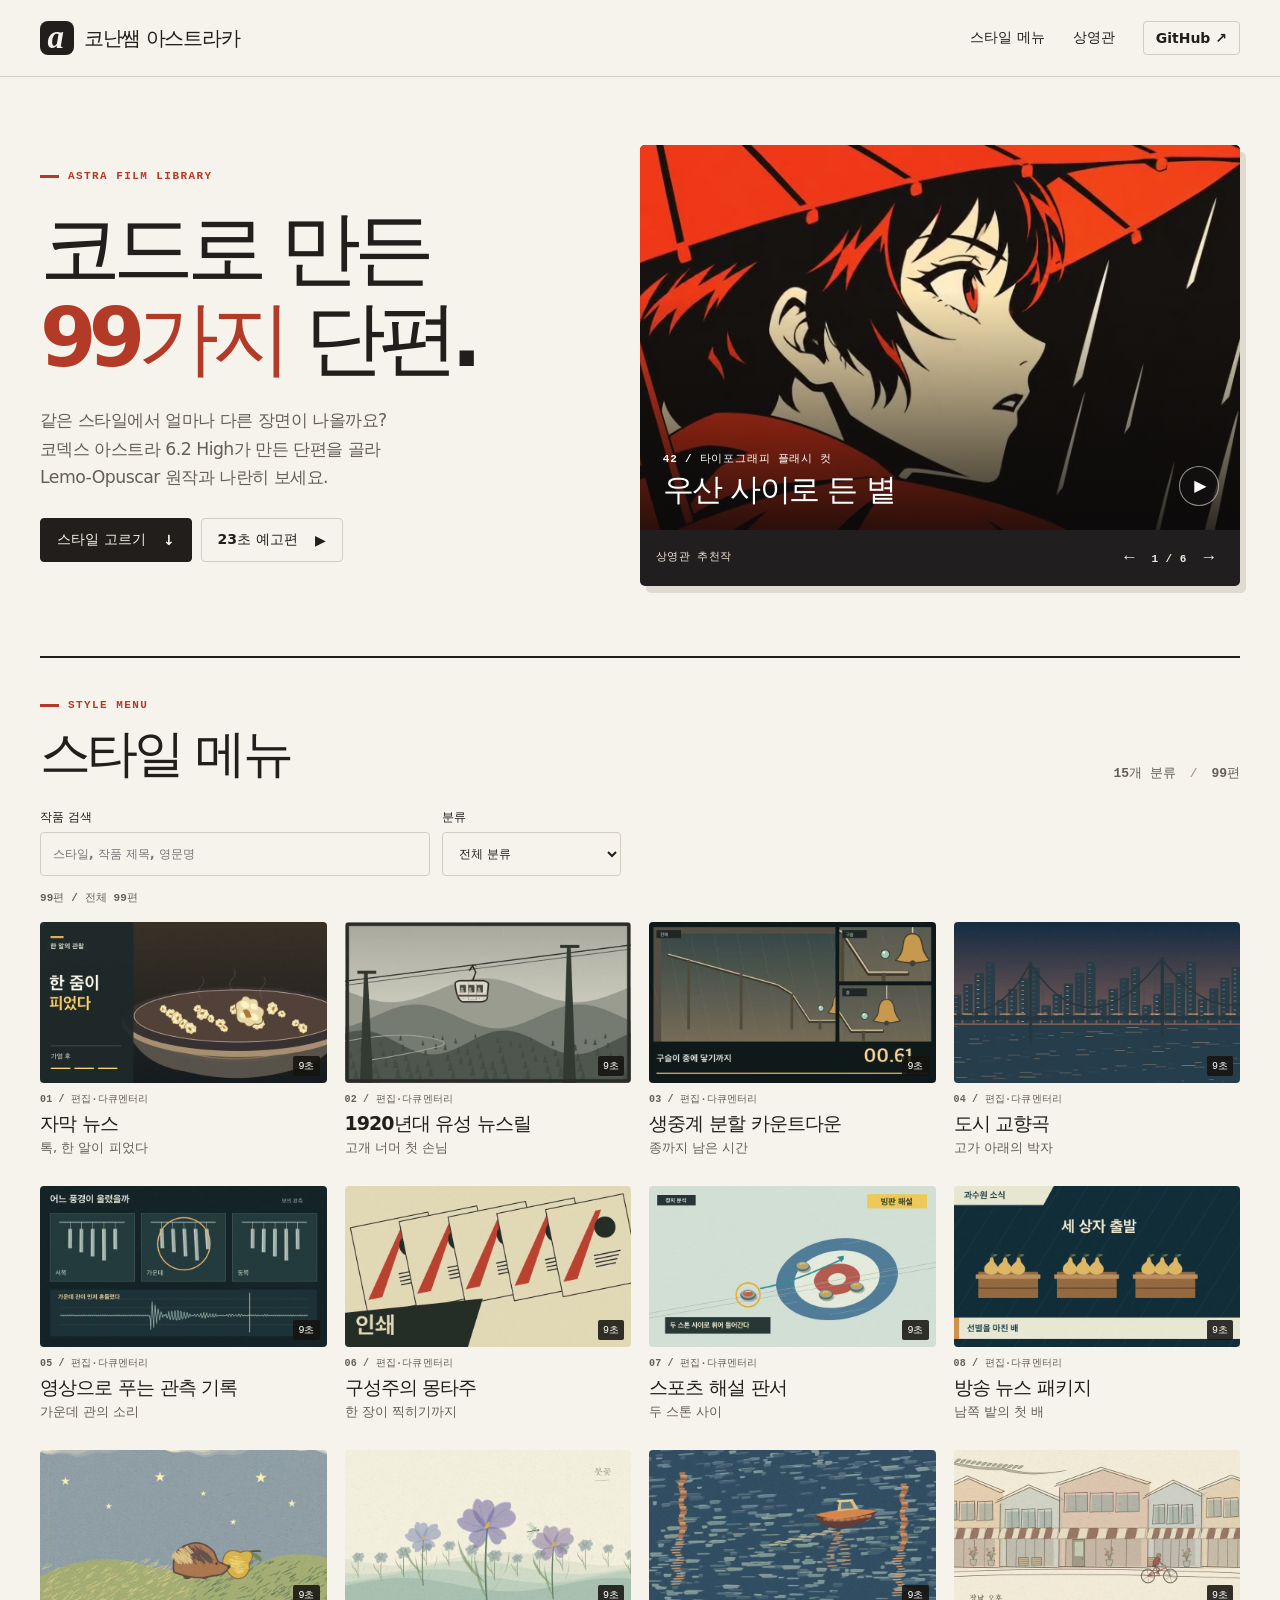
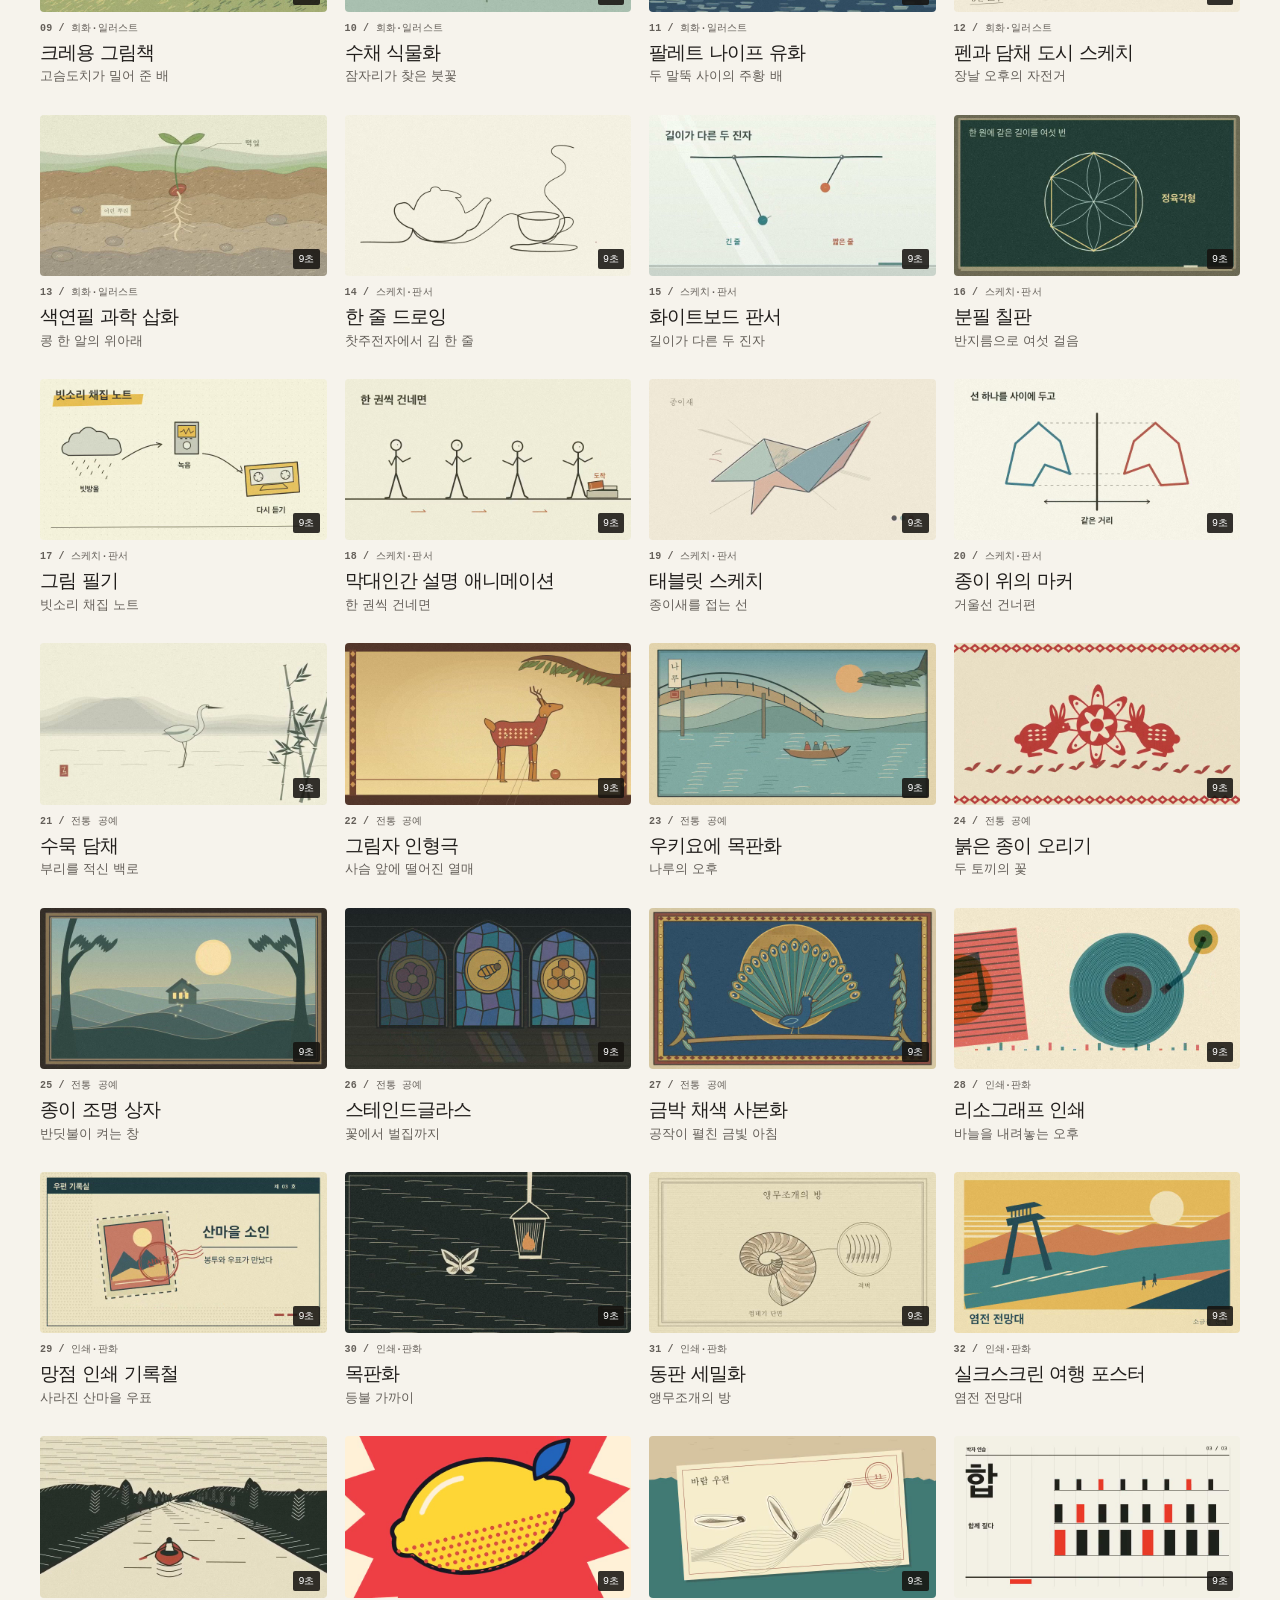
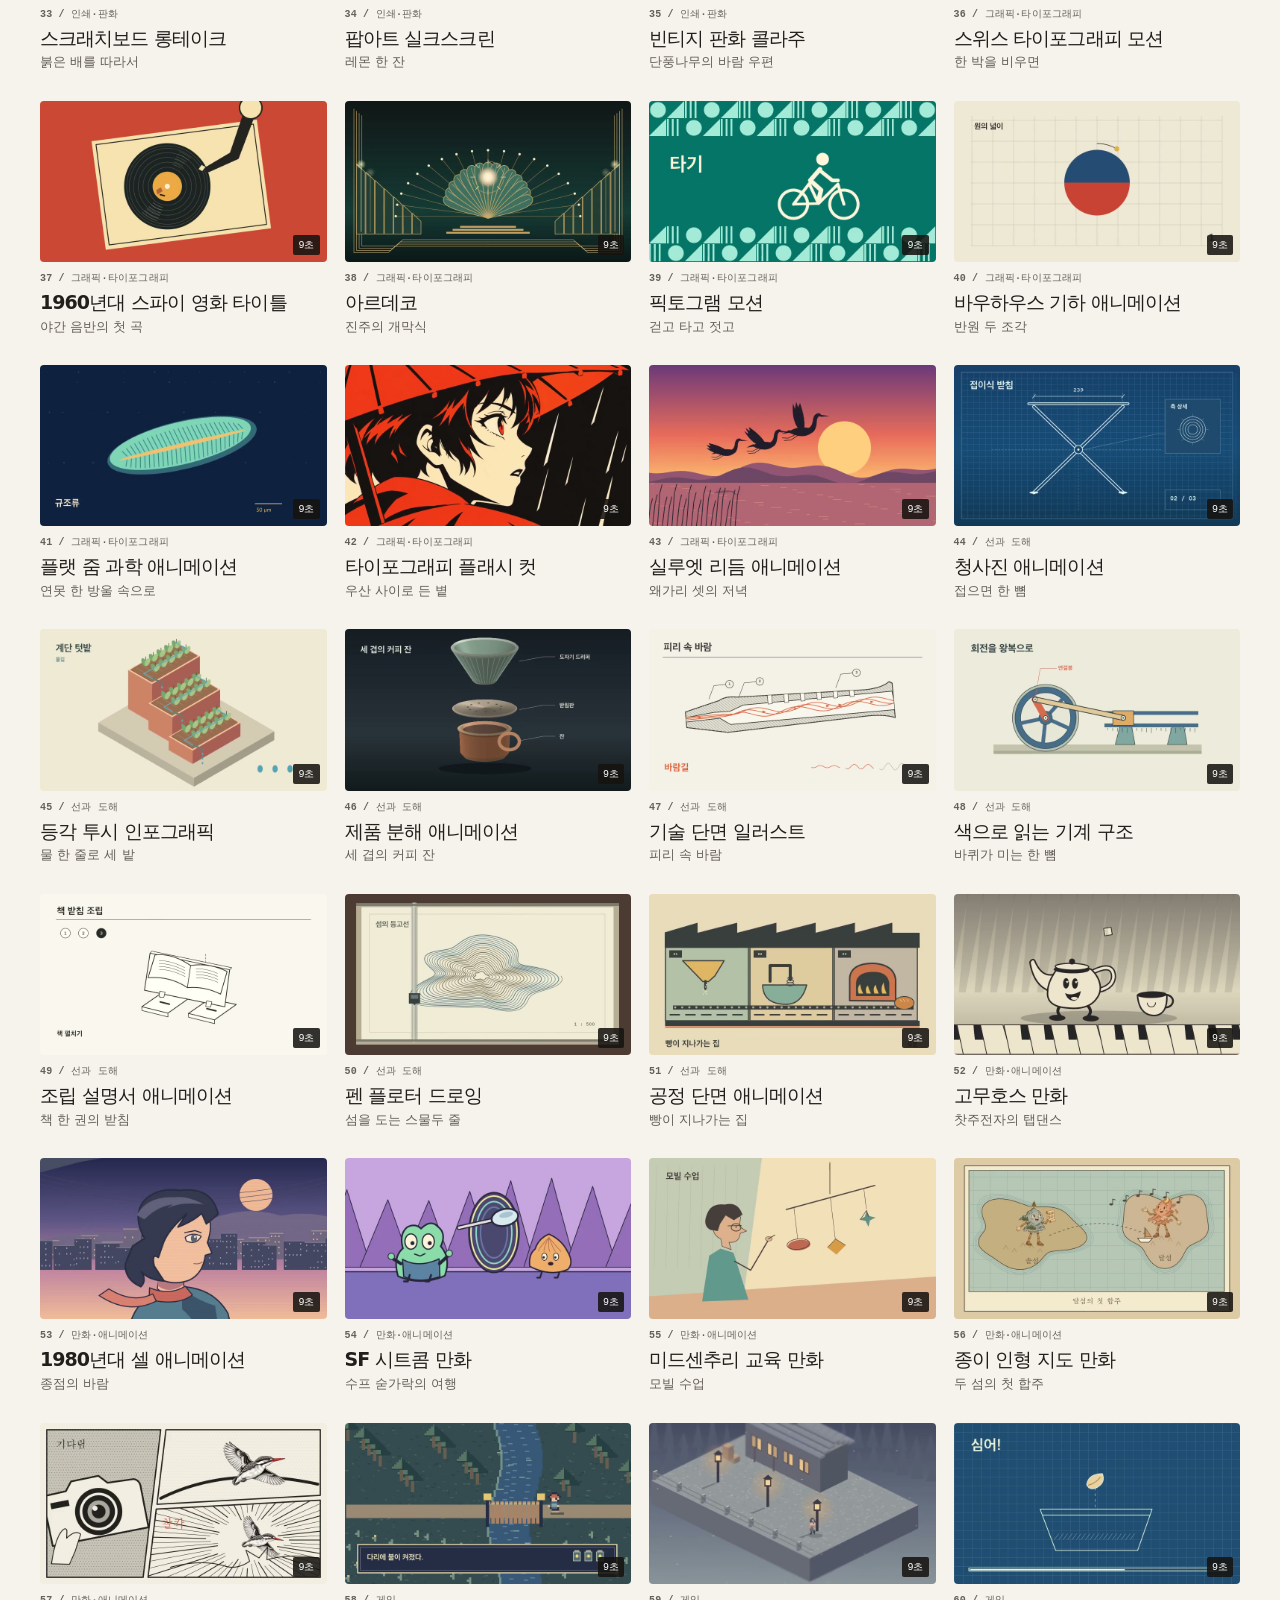
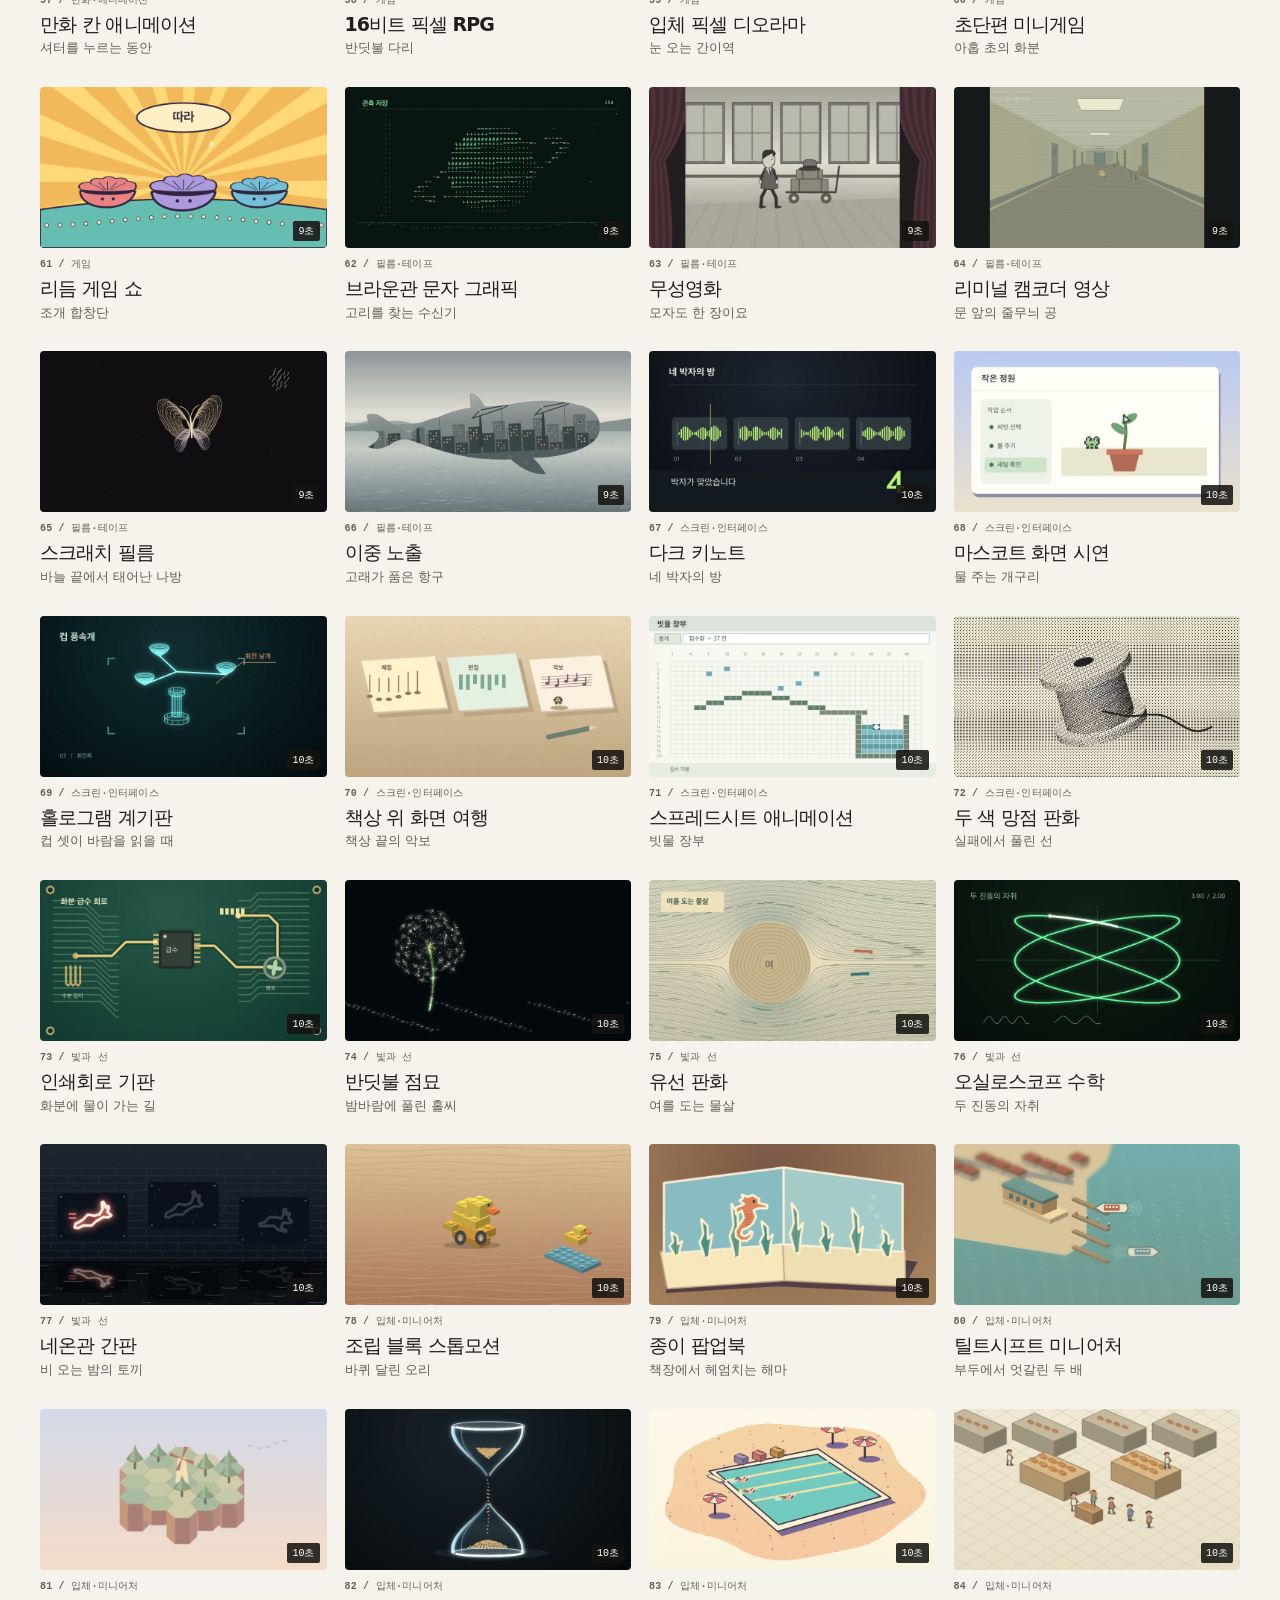
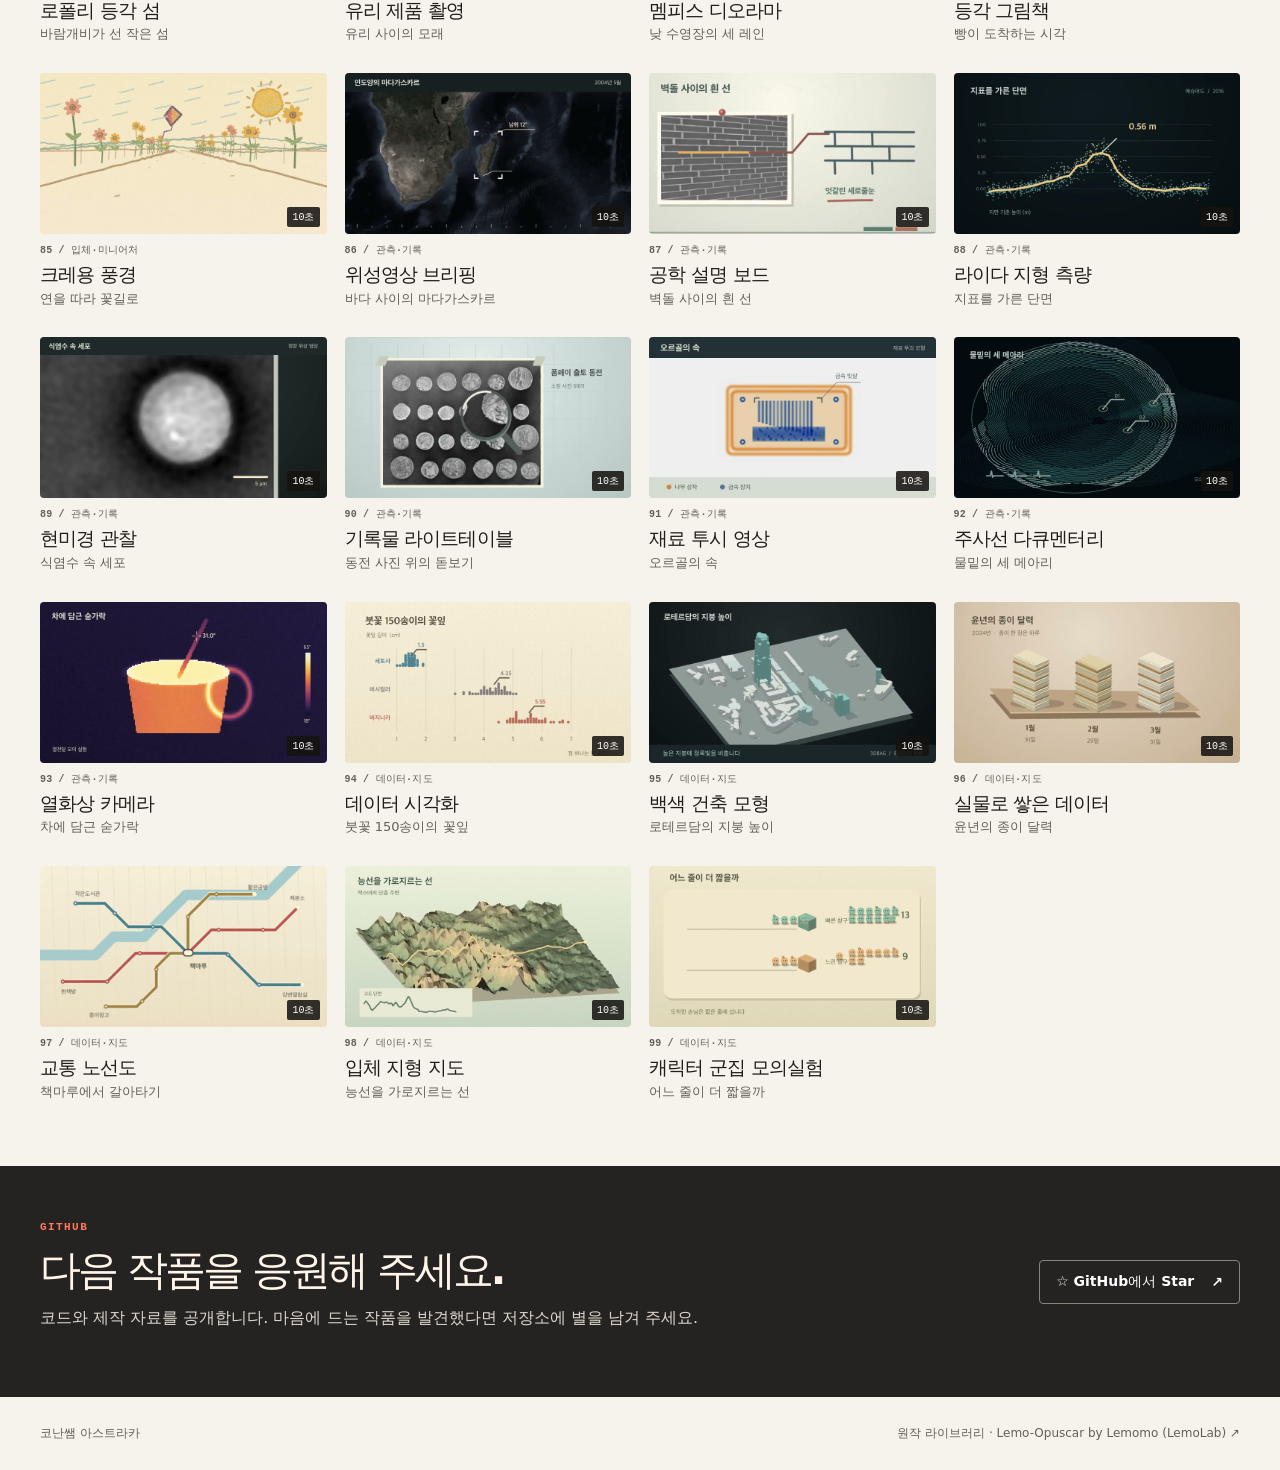
<file: site/index.html>
<!doctype html>
<html lang="ko">
  <head>
    <meta charset="utf-8" />
    <meta name="viewport" content="width=device-width,initial-scale=1" />
    <title>코난쌤 아스트라카 · 99가지 코드 필름</title>
    <meta
      name="description"
      content="Codex Astra 6.2 High가 코드로 만든 단편 99편. 한국어 스타일 메뉴에서 작품을 고르고 Lemo-Opuscar 원작과 비교해 보세요."
    />
    <meta property="og:title" content="코난쌤 아스트라카 | 99가지 코드 필름" />
    <meta
      property="og:description"
      content="15개 분류, 99편의 새 단편. 같은 스타일을 두 제작자가 어떻게 풀었는지 보세요."
    />
    <meta
      property="og:image"
      content="https://conanssam.com/conan-astracar/share.jpg"
    />
    <link rel="canonical" href="https://conanssam.com/conan-astracar/" />
    <meta name="twitter:card" content="summary_large_image" />
    <link rel="icon" href="icon.svg" type="image/svg+xml" />
    <link rel="stylesheet" href="style.css" />
    <script src="app.js" type="module"></script>
  </head>
  <body data-page="home">
    <a class="skip" href="#menu">스타일 메뉴로 건너뛰기</a>
    <header>
      <div class="bar wrap">
        <a class="brand" href="./"
          ><i aria-hidden="true">a</i> 코난쌤 아스트라카</a
        >
        <nav aria-label="주 메뉴">
          <a href="#menu">스타일 메뉴</a><a href="films.html">상영관</a
          ><a class="git" href="https://github.com/jkf87/conan-astracar"
            >GitHub ↗</a
          >
        </nav>
      </div>
    </header>
    <main>
      <section class="hero wrap">
        <div class="hero-copy">
          <p class="eyebrow"><span></span> ASTRA FILM LIBRARY</p>
          <h1>코드로 만든<br /><em>99가지</em> 단편.</h1>
          <p>
            같은 스타일에서 얼마나 다른 장면이 나올까요?<br />코덱스 아스트라
            6.2 High가 만든 단편을 골라<br class="wide" />
            Lemo-Opuscar 원작과 나란히 보세요.
          </p>
          <div class="actions">
            <a class="btn primary" href="#menu">스타일 고르기 <b>↓</b></a
            ><button type="button" id="trailer-open" class="btn">
              23초 예고편 <b aria-hidden="true">▶</b>
            </button>
          </div>
        </div>
        <div class="hero-art" id="feature" aria-label="추천 단편">
          <a id="feature-link" class="feature-link" href="films.html"
            ><img id="feature-img" alt="" fetchpriority="high" /><span
              class="feature-caption"
              ><small id="feature-kind"></small
              ><strong id="feature-title"></strong></span
            ><span class="feature-play" aria-hidden="true">▶</span></a
          >
          <div class="feature-foot">
            <span>상영관 추천작</span>
            <div>
              <button id="prev" aria-label="이전 추천작">←</button>
              <output id="feature-page"></output>
              <button id="next" aria-label="다음 추천작">→</button>
            </div>
          </div>
        </div>
      </section>
      <section class="catalog wrap" id="menu">
        <div class="section-title">
          <div>
            <p class="eyebrow"><span></span> STYLE MENU</p>
            <h2>스타일 메뉴</h2>
          </div>
          <span class="stats">15개 분류 <i>/</i> 99편</span>
        </div>
        <div class="tools">
          <label
            >작품 검색<input
              id="search"
              type="search"
              placeholder="스타일, 작품 제목, 영문명"
              autocomplete="off" /></label
          ><label
            >분류<select id="category">
              <option value="">전체 분류</option>
            </select></label
          >
        </div>
        <p class="count" id="count" role="status" aria-live="polite">
          작품 목록을 불러오는 중…
        </p>
        <div id="cards" class="cards"></div>
        <noscript
          >메뉴 검색과 영상 비교에는 자바스크립트가 필요합니다.
          <a href="https://github.com/jkf87/conan-astracar"
            >GitHub에서 소스와 영상을 보세요.</a
          ></noscript
        >
      </section>
      <section class="support">
        <div class="wrap support-inner">
          <div>
            <p class="eyebrow">GITHUB</p>
            <h2>다음 작품을 응원해 주세요.</h2>
            <p>
              코드와 제작 자료를 공개합니다. 마음에 드는 작품을 발견했다면
              저장소에 별을 남겨 주세요.
            </p>
          </div>
          <a class="btn" href="https://github.com/jkf87/conan-astracar"
            >☆ GitHub에서 Star <b>↗</b></a
          >
        </div>
      </section>
    </main>
    <dialog id="trailer-dialog" aria-labelledby="trailer-heading">
      <div class="dialog-head">
        <h2 id="trailer-heading">코난쌤 아스트라카 예고편</h2>
        <button class="btn" id="trailer-close">닫기</button>
      </div>
      <video
        id="trailer-player"
        controls
        playsinline
        preload="none"
        aria-label="8가지 스타일을 모은 23초 예고편"
      ></video>
    </dialog>
    <footer class="wrap">
      <strong>코난쌤 아스트라카</strong
      ><span
        >원작 라이브러리 ·
        <a href="https://github.com/lemomo-ai/lemo-opuscar"
          >Lemo-Opuscar by Lemomo (LemoLab) ↗</a
        ></span
      >
    </footer>
  </body>
</html>
</file>
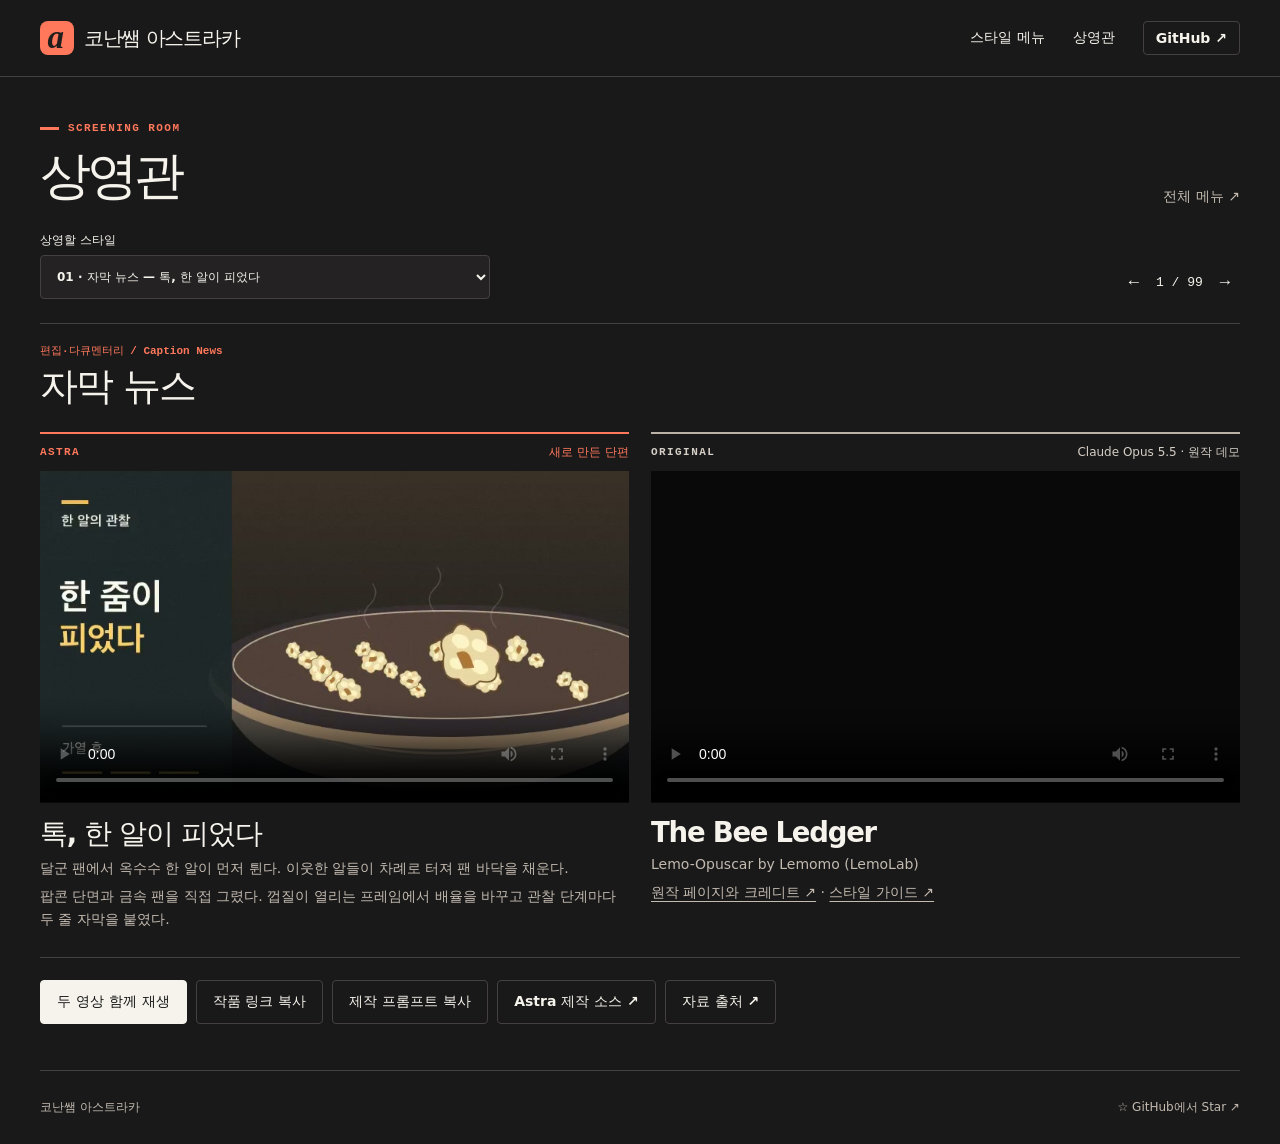
<file: site/films.html>
<!doctype html>
<html lang="ko">
  <head>
    <meta charset="utf-8" />
    <meta name="viewport" content="width=device-width,initial-scale=1" />
    <title>상영관 · 코난쌤 아스트라카</title>
    <meta
      name="description"
      content="99개 스타일의 새 Astra 단편과 Lemo-Opuscar 원작 데모를 같은 화면에서 재생하세요."
    />
    <meta property="og:title" content="아스트라카 상영관 · 99개 스타일 비교" />
    <meta
      property="og:image"
      content="https://conanssam.com/conan-astracar/share.jpg"
    />
    <link
      rel="canonical"
      href="https://conanssam.com/conan-astracar/films.html"
    />
    <meta name="twitter:card" content="summary_large_image" />
    <link rel="icon" href="icon.svg" type="image/svg+xml" />
    <link rel="stylesheet" href="style.css" />
    <script src="app.js" type="module"></script>
  </head>
  <body data-page="films" class="theater">
    <a class="skip" href="#screen">영상으로 건너뛰기</a>
    <header>
      <div class="bar wrap">
        <a class="brand" href="./"
          ><i aria-hidden="true">a</i> 코난쌤 아스트라카</a
        >
        <nav aria-label="주 메뉴">
          <a href="./#menu">스타일 메뉴</a
          ><a href="films.html" aria-current="page">상영관</a
          ><a class="git" href="https://github.com/jkf87/conan-astracar"
            >GitHub ↗</a
          >
        </nav>
      </div>
    </header>
    <main class="wrap cinema" id="screen">
      <p class="eyebrow"><span></span> SCREENING ROOM</p>
      <div class="section-title">
        <h1>상영관</h1>
        <a class="back" href="./#menu">전체 메뉴 ↗</a>
      </div>
      <div class="chooser">
        <label>상영할 스타일<select id="film-select"></select></label>
        <div class="stepper">
          <button id="film-prev" aria-label="이전 스타일">←</button
          ><output id="film-position"></output
          ><button id="film-next" aria-label="다음 스타일">→</button>
        </div>
      </div>
      <section aria-labelledby="style-name">
        <p class="kicker" id="category-name"></p>
        <h2 id="style-name"></h2>
        <div class="pair">
          <article>
            <div class="film-meta"><b>ASTRA</b><span>새로 만든 단편</span></div>
            <video
              id="astra"
              controls
              playsinline
              preload="metadata"
              aria-label="Astra 단편"
            ></video>
            <h3 id="astra-title"></h3>
            <p id="story"></p>
            <p id="technique"></p>
          </article>
          <article>
            <div class="film-meta">
              <b>ORIGINAL</b><span>Claude Opus 5.5 · 원작 데모</span>
            </div>
            <video
              id="original"
              controls
              playsinline
              preload="metadata"
              aria-label="원작 데모"
            ></video>
            <h3 id="original-title"></h3>
            <p id="credit"></p>
            <p>
              <a id="original-link">원작 페이지와 크레디트 ↗</a> ·
              <a id="guide">스타일 가이드 ↗</a>
            </p>
          </article>
        </div>
        <div class="film-actions">
          <button id="compare" class="btn primary" aria-pressed="false">
            두 영상 함께 재생</button
          ><button id="copy-link" class="btn">작품 링크 복사</button
          ><button id="copy-prompt" class="btn">제작 프롬프트 복사</button
          ><a class="btn" id="source">Astra 제작 소스 ↗</a
          ><a
            class="btn"
            href="https://github.com/jkf87/conan-astracar/blob/main/NOTICE.md"
            >자료 출처 ↗</a
          >
        </div>
        <p id="feedback" role="status" aria-live="polite"></p>
        <textarea
          id="manual-copy"
          hidden
          readonly
          aria-label="복사할 텍스트"
        ></textarea>
      </section>
      <noscript>영상을 고르려면 자바스크립트를 켜 주세요.</noscript>
    </main>
    <footer class="wrap">
      <strong>코난쌤 아스트라카</strong
      ><span
        ><a href="https://github.com/jkf87/conan-astracar"
          >☆ GitHub에서 Star ↗</a
        >
        </span
      >
    </footer>
  </body>
</html>
</file>
<file: site/style.css>
:root {
  --paper: #f6f3ec;
  --ink: #211e1c;
  --muted: #645f59;
  --line: #d2cdc3;
  --red: #b33a26;
  --bright: #ff785c;
  --black: #201e1e;
  --mono: ui-monospace, SFMono-Regular, Consolas, monospace;
  font-family:
    "DM Sans", "Apple SD Gothic Neo", "Malgun Gothic", system-ui, sans-serif;
  color: var(--ink);
  background: var(--paper);
  font-synthesis: none;
}
* {
  box-sizing: border-box;
}
body {
  margin: 0;
}
a {
  color: inherit;
  text-underline-offset: 4px;
}
button,
input,
select,
textarea {
  font: inherit;
}
a,
button,
input,
select {
  touch-action: manipulation;
}
button,
select {
  cursor: pointer;
}
button {
  color: inherit;
}
button:focus-visible,
a:focus-visible,
input:focus-visible,
select:focus-visible {
  outline: 3px solid #398cff;
  outline-offset: 3px;
}
h1,
h2,
h3,
p {
  margin: 0;
}
h1,
h2,
h3 {
  word-break: keep-all;
  text-wrap: balance;
}
p {
  word-break: keep-all;
}
.wrap {
  width: min(1248px, calc(100% - 80px));
  margin: auto;
}
.skip {
  position: absolute;
  top: -150px;
  left: 20px;
  background: #fff;
  color: #111;
  padding: 12px;
  z-index: 10;
}
.skip:focus {
  top: 5px;
}
header {
  border-bottom: 1px solid var(--line);
}
.bar {
  display: flex;
  align-items: center;
  justify-content: space-between;
  gap: 16px;
  min-height: 76px;
}
.brand {
  display: flex;
  align-items: center;
  gap: 10px;
  font-weight: 850;
  letter-spacing: -0.065em;
  text-decoration: none;
  white-space: nowrap;
  font-size: 20px;
}
.brand i {
  display: inline-grid;
  place-content: center;
  background: var(--ink);
  color: var(--paper);
  font:
    bold italic 33px/1 Georgia,
    serif;
  width: 34px;
  height: 34px;
  border-radius: 8px;
  padding: 0 4px 2px 0;
}
nav {
  display: flex;
  align-items: center;
  gap: 28px;
  font-size: 14px;
  font-weight: 650;
}
nav a {
  text-decoration: none;
}
nav a:hover,
.back:hover,
.card:hover h3 {
  text-decoration: underline;
}
nav .git {
  border: 1px solid var(--line);
  border-radius: 4px;
  padding: 8px 12px;
}
.hero {
  padding: 68px 0 70px;
  display: grid;
  grid-template-columns: 1fr 1.12fr;
  gap: clamp(28px, 5vw, 80px);
  align-items: center;
}
.eyebrow,
.kicker,
.stats,
.count,
.film-meta,
.feature-foot,
.card-kicker {
  font: 600 11px/1.4 var(--mono);
  letter-spacing: 0.13em;
}
.eyebrow {
  display: flex;
  align-items: center;
  gap: 9px;
  color: var(--red);
}
.eyebrow span {
  width: 19px;
  height: 3px;
  background: currentColor;
}
.hero h1 {
  font-size: clamp(57px, 6.35vw, 100px);
  line-height: 1.1;
  letter-spacing: -0.095em;
  margin: 20px 0 23px;
  font-weight: 830;
}
.hero h1 em {
  font-style: normal;
  color: var(--red);
}
.hero-copy > p:not(.eyebrow) {
  font-size: clamp(16px, 1.35vw, 19px);
  line-height: 1.65;
  color: var(--muted);
  letter-spacing: -0.03em;
}
.actions,
.film-actions {
  display: flex;
  gap: 9px;
  flex-wrap: wrap;
  margin-top: 26px;
}
.btn {
  display: inline-flex;
  align-items: center;
  justify-content: center;
  gap: 17px;
  border: 1px solid var(--line);
  padding: 12px 16px;
  background: transparent;
  color: inherit;
  text-decoration: none;
  font-size: 14px;
  font-weight: 700;
  border-radius: 4px;
}
.btn:hover {
  border-color: currentColor;
}
.primary {
  background: var(--ink);
  color: var(--paper);
  border-color: var(--ink);
}
.hero-art {
  background: var(--black);
  color: #fff;
  border-radius: 5px;
  overflow: hidden;
  box-shadow: 6px 7px 0 #e0dbd1;
}
.feature-link {
  background: #3a3431;
  display: block;
  position: relative;
  aspect-ratio: 1.56;
  overflow: hidden;
  text-decoration: none;
}
.feature-link img,
.card img {
  width: 100%;
  height: 100%;
  display: block;
  object-fit: cover;
}
.feature-link:after {
  content: "";
  position: absolute;
  inset: 38% 0 0;
  background: linear-gradient(transparent, rgba(10, 9, 9, 0.86));
  pointer-events: none;
}
.feature-caption {
  position: absolute;
  bottom: 22px;
  left: 23px;
  z-index: 1;
  display: grid;
  gap: 6px;
  margin-right: 72px;
}
.feature-caption small {
  font: 600 11px var(--mono);
  letter-spacing: 0.07em;
}
.feature-caption strong {
  font-size: clamp(21px, 2.4vw, 35px);
  line-height: 1.15;
  letter-spacing: -0.055em;
}
.feature-play {
  position: absolute;
  right: 21px;
  bottom: 24px;
  z-index: 1;
  border: 1px solid #ffffff88;
  background: #18161566;
  border-radius: 50%;
  width: 40px;
  height: 40px;
  display: grid;
  place-items: center;
  padding-left: 3px;
}
.feature-foot,
.stepper {
  display: flex;
  justify-content: space-between;
  align-items: center;
}
.feature-foot {
  padding: 9px 16px;
  letter-spacing: 0.04em;
  color: #f2e9dc;
}
.feature-foot button,
.stepper button {
  border: 0;
  background: transparent;
  padding: 7px 10px;
  color: inherit;
  font-size: 17px;
}
.feature-foot button:hover,
.stepper button:hover {
  background: #ffffff20;
}
.catalog {
  padding: 40px 0 65px;
  border-top: 2px solid var(--ink);
  scroll-margin-top: 20px;
}
.section-title {
  display: flex;
  align-items: flex-end;
  justify-content: space-between;
  gap: 12px;
}
.section-title h2,
.cinema h1,
.support h2 {
  font-size: clamp(32px, 4vw, 57px);
  line-height: 1.18;
  letter-spacing: -0.075em;
  font-weight: 800;
}
.section-title .eyebrow {
  margin-bottom: 10px;
}
.stats {
  font-size: 13px;
  color: var(--muted);
  letter-spacing: 0;
}
.stats i {
  font-style: normal;
  color: #aaa197;
  margin: 0 6px;
}
.tools,
.chooser {
  display: flex;
  align-items: end;
  gap: 12px;
  margin: 26px 0 15px;
}
.tools label,
.chooser label {
  display: grid;
  gap: 6px;
  font-size: 12px;
  font-weight: 700;
}
.tools label:first-child {
  width: min(390px, 67%);
}
input,
select,
textarea {
  border: 1px solid var(--line);
  border-radius: 4px;
  background: transparent;
  color: inherit;
  padding: 10px 12px;
  min-height: 44px;
  min-width: 0;
}
select {
  padding-right: 32px;
}
.count {
  color: var(--muted);
  letter-spacing: 0.01em;
  margin-bottom: 15px;
}
.cards {
  display: grid;
  grid-template-columns: repeat(4, minmax(0, 1fr));
  gap: 29px 18px;
}
.card {
  display: block;
  color: inherit;
  text-decoration: none;
  min-width: 0;
}
.card-thumb {
  display: block;
  position: relative;
  aspect-ratio: 16/9;
  border-radius: 4px;
  overflow: hidden;
  background: #e3ded5;
}
.card-thumb small {
  position: absolute;
  bottom: 7px;
  right: 7px;
  font: 10px var(--mono);
  background: #151310dd;
  padding: 3px 5px;
  color: white;
  border-radius: 2px;
}
.card-kicker {
  color: var(--muted);
  letter-spacing: 0.02em;
  margin: 10px 0 4px;
  display: block;
  font-size: 10px;
}
.card h3 {
  font-size: 19px;
  line-height: 1.3;
  letter-spacing: -0.05em;
}
.card p {
  font-size: 13px;
  line-height: 1.5;
  color: var(--muted);
  margin-top: 2px;
}
.empty {
  grid-column: 1/-1;
  padding: 24px 0;
}
.support {
  background: #252322;
  color: #fff5e9;
  padding: 54px 0;
}
.support-inner {
  display: flex;
  justify-content: space-between;
  align-items: center;
  gap: 24px;
}
.support .eyebrow {
  color: var(--bright);
  margin-bottom: 10px;
}
.support h2 {
  font-size: clamp(27px, 3.2vw, 44px);
}
.support p:not(.eyebrow) {
  line-height: 1.55;
  margin: 12px 0;
  color: #ddd6ce;
}
.support .btn {
  white-space: nowrap;
  color: white;
  border-color: #8c8179;
}
footer {
  display: flex;
  align-items: center;
  justify-content: space-between;
  gap: 14px;
  padding: 27px 0;
  color: var(--muted);
  font-size: 12px;
  line-height: 1.6;
}
footer a {
  text-decoration: none;
}
.theater {
  --paper: #191919;
  --ink: #f6f3ec;
  --muted: #c3bab0;
  --line: #454140;
  --red: var(--bright);
  background: var(--paper);
  color: var(--ink);
  min-height: 100svh;
}
.theater .brand i {
  background: var(--bright);
  color: #201e1c;
}
.cinema {
  padding: 44px 0 36px;
}
.cinema h1 {
  margin-top: 9px;
}
.back {
  font-size: 14px;
  color: var(--muted);
  text-decoration: none;
}
.chooser {
  justify-content: space-between;
  padding-bottom: 24px;
  border-bottom: 1px solid var(--line);
  margin-bottom: 20px;
}
.chooser label {
  width: min(450px, 70%);
}
.chooser select {
  background: #242222;
  color: var(--ink);
  width: 100%;
}
.stepper {
  gap: 7px;
  font: 13px var(--mono);
}
.kicker {
  letter-spacing: 0;
  color: var(--bright);
  margin: 12px 0 2px;
}
.cinema h2 {
  font-size: clamp(24px, 3vw, 39px);
  letter-spacing: -0.055em;
}
.pair {
  display: grid;
  grid-template-columns: 1fr 1fr;
  gap: 22px;
  margin-top: 20px;
}
.pair article {
  min-width: 0;
}
.film-meta {
  display: flex;
  align-items: center;
  justify-content: space-between;
  padding: 10px 0;
  border-top: 2px solid var(--bright);
  color: var(--bright);
}
.pair article + article .film-meta {
  border-color: #bbb2a7;
  color: #d6cfc7;
}
.film-meta span {
  font: 12px system-ui;
  letter-spacing: 0;
}
.pair video {
  background: #090909;
  width: 100%;
  aspect-ratio: 16/9;
  display: block;
  object-fit: contain;
}
.pair h3 {
  font-size: clamp(20px, 2.15vw, 32px);
  letter-spacing: -0.045em;
  margin: 13px 0 5px;
}
.pair p {
  font-size: 14px;
  color: var(--muted);
  line-height: 1.65;
}
.pair p + p {
  margin-top: 5px;
}
.film-actions {
  border-top: 1px solid var(--line);
  padding-top: 22px;
}
.theater footer {
  border-top: 1px solid var(--line);
}
#feedback {
  margin: 10px 0;
  color: var(--muted);
  font-size: 13px;
}
#manual-copy {
  width: 100%;
}
@media (max-width: 900px) {
  .wrap {
    width: calc(100% - 44px);
  }
  .cards {
    grid-template-columns: repeat(3, minmax(0, 1fr));
  }
  .hero {
    gap: 22px;
    padding: 48px 0;
  }
  .hero h1 {
    font-size: clamp(50px, 7.6vw, 70px);
  }
  .wide {
    display: none;
  }
  .hero .btn {
    padding: 10px 12px;
    gap: 8px;
  }
  .feature-link {
    aspect-ratio: 1.32;
  }
}
@media (max-width: 670px) {
  .wrap {
    width: calc(100% - 32px);
  }
  .bar {
    min-height: 62px;
    gap: 8px;
  }
  .brand {
    font-size: 16px;
    gap: 6px;
  }
  .brand i {
    width: 27px;
    height: 28px;
    font-size: 26px;
  }
  nav {
    gap: 10px;
    font-size: 12px;
  }
  nav .git {
    padding: 5px;
    border: 0;
  }
  .hero {
    display: flex;
    flex-direction: column;
    align-items: stretch;
    gap: 25px;
    padding: 34px 0;
  }
  .hero h1 {
    font-size: clamp(58px, 12vw, 79px);
    margin: 12px 0 14px;
  }
  .hero .actions {
    margin-top: 17px;
  }
  .feature-link {
    aspect-ratio: 1.8;
  }
  .feature-caption {
    bottom: 13px;
    left: 15px;
  }
  .feature-play {
    bottom: 13px;
    right: 15px;
  }
  .feature-foot {
    padding: 4px 10px;
  }
  .catalog {
    padding: 27px 0 45px;
  }
  .cards {
    grid-template-columns: repeat(2, minmax(0, 1fr));
    gap: 19px 10px;
  }
  .card h3 {
    font-size: 16px;
  }
  .card p {
    font-size: 12px;
  }
  .tools {
    gap: 8px;
  }
  .tools label {
    min-width: 0;
    flex: 1;
  }
  .tools label:first-child {
    flex: 1.35;
  }
  .tools input,
  .tools select {
    width: 100%;
    font-size: 14px;
  }
  .support {
    padding: 35px 0;
  }
  .support-inner,
  footer {
    align-items: flex-start;
    flex-direction: column;
  }
  .cinema {
    padding-top: 28px;
  }
  .pair {
    grid-template-columns: 1fr;
    gap: 22px;
  }
  .film-actions .btn {
    padding: 10px;
  }
  .chooser {
    gap: 6px;
  }
  .stepper {
    gap: 0;
  }
  .stepper button {
    padding: 6px;
  }
  .feature-foot button {
    min-width: 34px;
  }
  .stats {
    font-size: 12px;
  }
  .actions,
  .film-actions {
    gap: 6px;
  }
}

dialog {
  width: min(860px, calc(100% - 32px));
  padding: 15px;
  border: 1px solid #665f59;
  border-radius: 5px;
  color: #fff6ef;
  background: #232121;
}
dialog::backdrop {
  background: #080707cc;
}
.dialog-head {
  display: flex;
  gap: 10px;
  align-items: center;
  justify-content: space-between;
  margin-bottom: 12px;
}
.dialog-head h2 {
  font-size: 18px;
  letter-spacing: -0.045em;
}
.dialog-head .btn {
  padding: 6px 10px;
}
dialog video {
  display: block;
  width: 100%;
  aspect-ratio: 16/9;
  background: #111;
}
</file>
